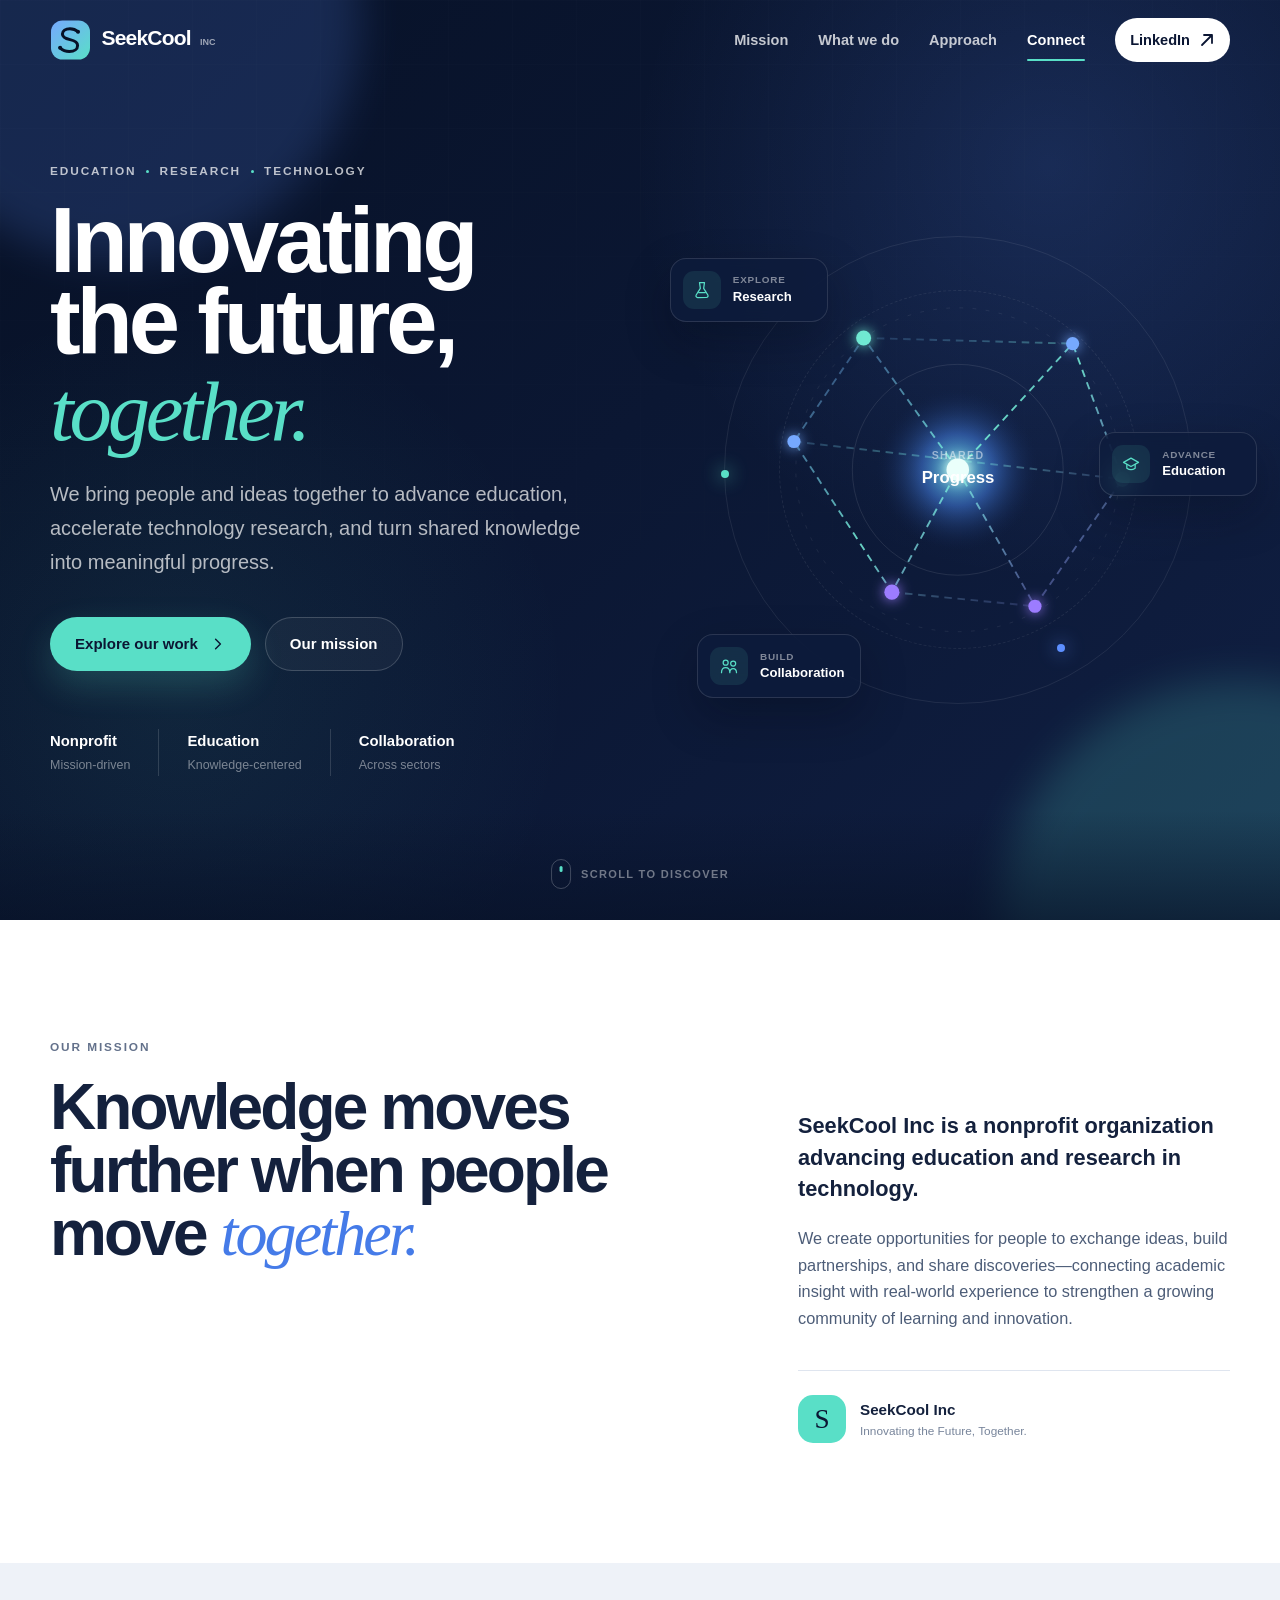
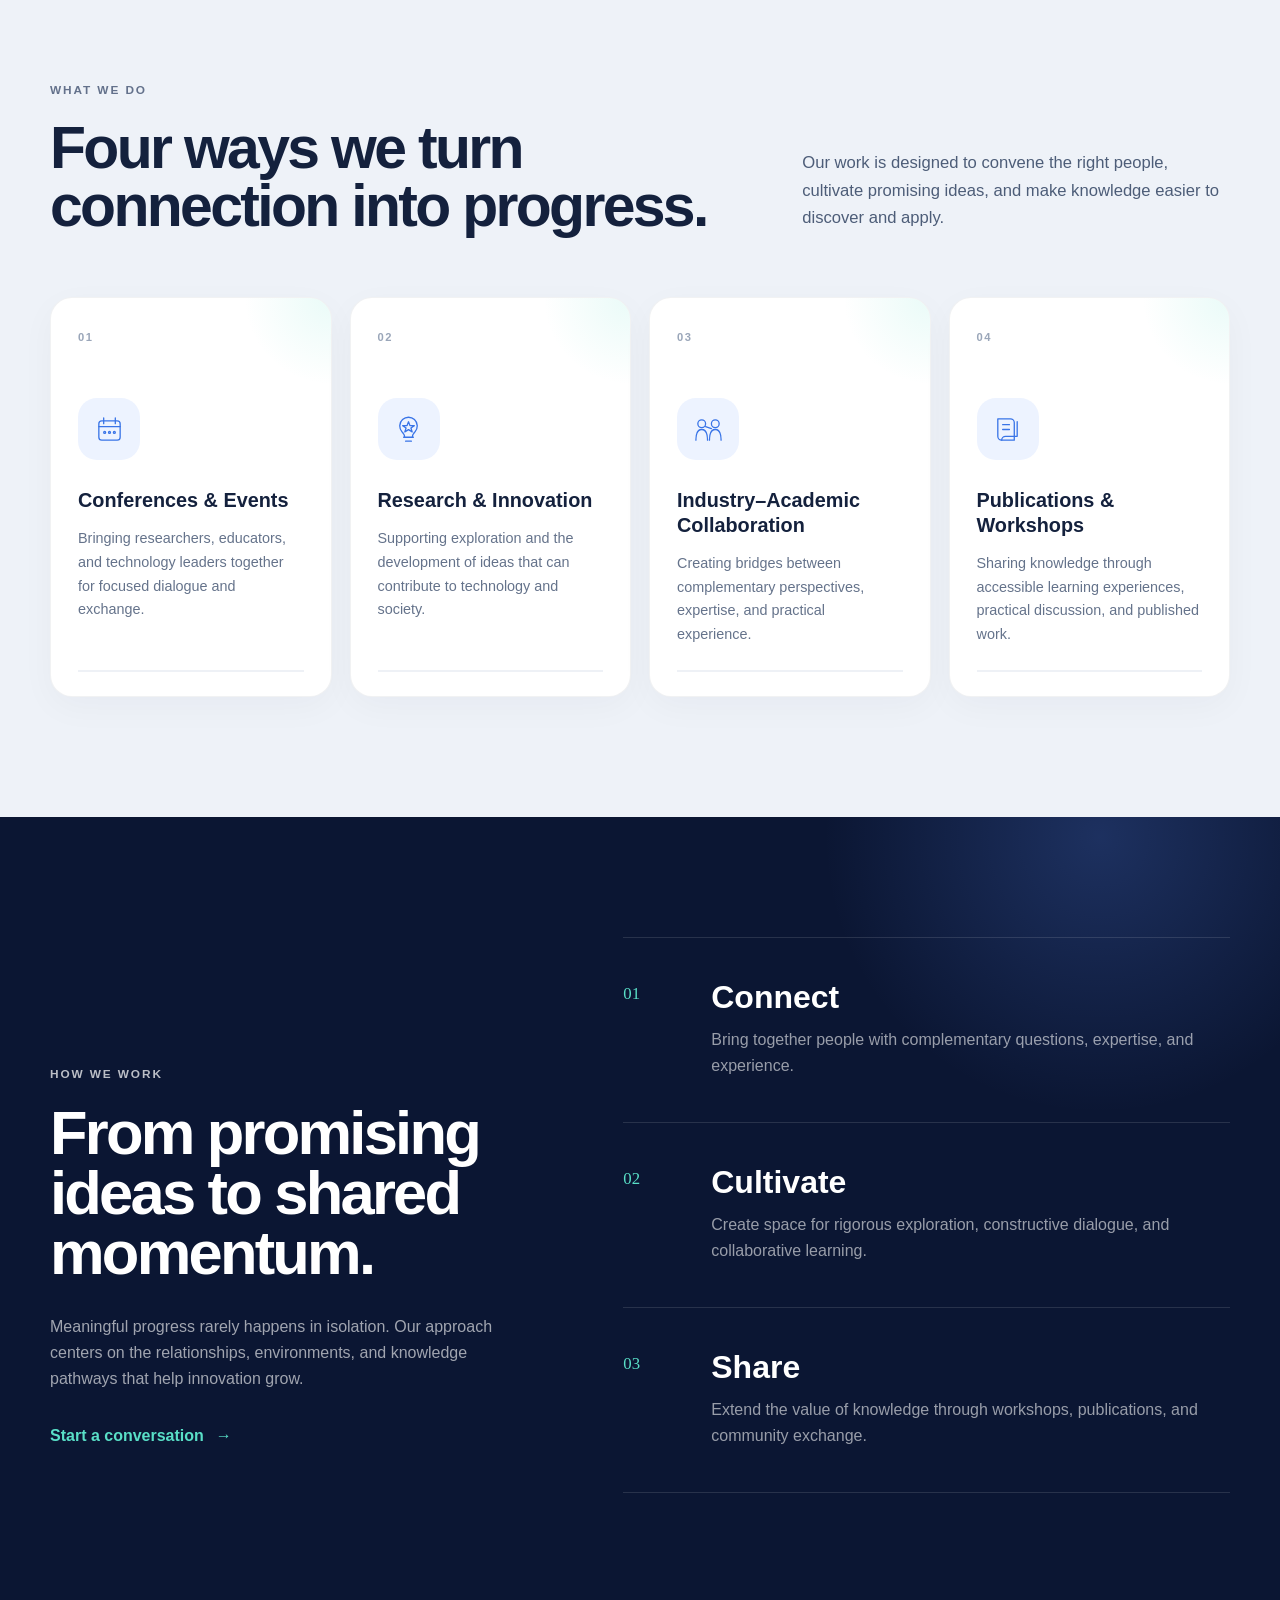
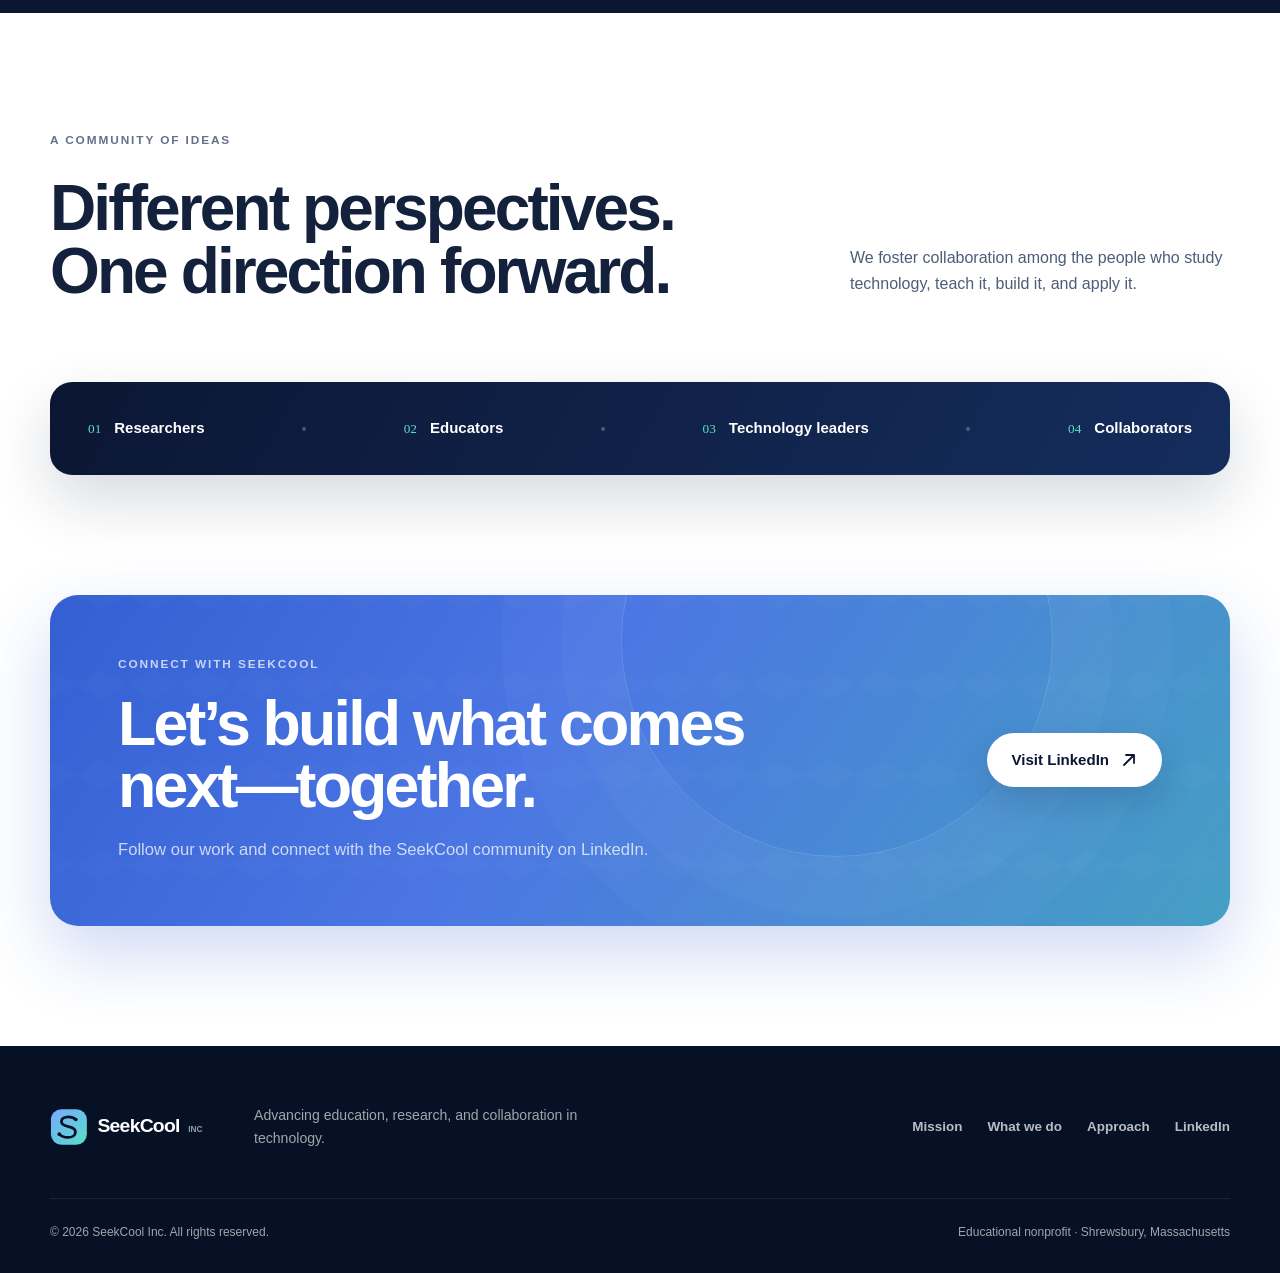
<file: index.html>
<!doctype html>
<html lang="en">
<head>
  <meta charset="utf-8">
  <meta name="viewport" content="width=device-width, initial-scale=1">
  <meta name="theme-color" content="#0b1633">
  <meta name="description" content="SeekCool Inc advances education and technology research through conferences, innovation, industry-academic collaboration, publications, and workshops.">
  <meta name="robots" content="index, follow">

  <title>SeekCool Inc | Innovating the Future, Together</title>
  <link rel="canonical" href="https://seekcool.org/">
  <link rel="icon" href="assets/favicon.svg" type="image/svg+xml">
  <link rel="manifest" href="site.webmanifest">
  <link rel="stylesheet" href="assets/styles.css">

  <meta property="og:type" content="website">
  <meta property="og:title" content="SeekCool Inc | Innovating the Future, Together">
  <meta property="og:description" content="Advancing education and research in technology by convening people, supporting innovation, and sharing knowledge.">
  <meta property="og:url" content="https://seekcool.org/">
  <meta property="og:image" content="https://seekcool.org/assets/og-image.png">
  <meta property="og:image:width" content="1200">
  <meta property="og:image:height" content="630">
  <meta property="og:site_name" content="SeekCool Inc">

  <meta name="twitter:card" content="summary_large_image">
  <meta name="twitter:title" content="SeekCool Inc | Innovating the Future, Together">
  <meta name="twitter:description" content="Advancing education, research, and collaboration in technology.">
  <meta name="twitter:image" content="https://seekcool.org/assets/og-image.png">

  <script type="application/ld+json">
  {
    "@context": "https://schema.org",
    "@type": "NonprofitOrganization",
    "name": "SeekCool Inc",
    "url": "https://seekcool.org/",
    "logo": "https://seekcool.org/assets/logo.svg",
    "slogan": "Innovating the Future, Together.",
    "description": "SeekCool Inc advances education and research in technology through conferences, innovation support, industry-academic collaboration, publications, and workshops.",
    "taxID": "33-3765687",
    "address": {
      "@type": "PostalAddress",
      "addressLocality": "Shrewsbury",
      "addressRegion": "MA",
      "addressCountry": "US"
    },
    "sameAs": [
      "https://www.linkedin.com/company/seekcool-inc/"
    ]
  }
  </script>
</head>
<body>
  <a class="skip-link" href="#main-content">Skip to main content</a>

  <header class="site-header" data-header>
    <div class="container header-inner">
      <a class="brand" href="#top" aria-label="SeekCool home">
        <img src="assets/logo.svg" width="178" height="44" alt="SeekCool Inc">
      </a>

      <button class="nav-toggle" type="button" aria-expanded="false" aria-controls="site-nav" aria-label="Open navigation" data-nav-toggle>
        <span></span>
        <span></span>
        <span></span>
      </button>

      <nav class="site-nav" id="site-nav" aria-label="Primary navigation" data-nav>
        <a href="#mission">Mission</a>
        <a href="#work">What we do</a>
        <a href="#approach">Approach</a>
        <a href="#connect">Connect</a>
        <a class="nav-cta" href="https://www.linkedin.com/company/seekcool-inc/" target="_blank" rel="noopener noreferrer">
          LinkedIn
          <svg aria-hidden="true" viewBox="0 0 16 16"><path d="M5 3h8v8M13 3 3 13"/></svg>
        </a>
      </nav>
    </div>
  </header>

  <main id="main-content">
    <section class="hero" id="top" aria-labelledby="hero-title">
      <div class="hero-grid" aria-hidden="true"></div>
      <div class="hero-glow hero-glow-one" aria-hidden="true"></div>
      <div class="hero-glow hero-glow-two" aria-hidden="true"></div>

      <div class="container hero-layout">
        <div class="hero-copy">
          <p class="eyebrow reveal">Education <span></span> Research <span></span> Technology</p>
          <h1 id="hero-title" class="reveal">Innovating the future, <em>together.</em></h1>
          <p class="hero-lead reveal">We bring people and ideas together to advance education, accelerate technology research, and turn shared knowledge into meaningful progress.</p>

          <div class="hero-actions reveal">
            <a class="button button-primary" href="#work">
              Explore our work
              <svg aria-hidden="true" viewBox="0 0 20 20"><path d="m7 4 6 6-6 6"/></svg>
            </a>
            <a class="button button-ghost" href="#mission">Our mission</a>
          </div>

          <div class="hero-proof reveal" aria-label="Organization highlights">
            <div>
              <strong>Nonprofit</strong>
              <span>Mission-driven</span>
            </div>
            <div>
              <strong>Education</strong>
              <span>Knowledge-centered</span>
            </div>
            <div>
              <strong>Collaboration</strong>
              <span>Across sectors</span>
            </div>
          </div>
        </div>

        <div class="hero-visual reveal" aria-label="An abstract network connecting education, research, and industry">
          <div class="visual-orbit visual-orbit-one"></div>
          <div class="visual-orbit visual-orbit-two"></div>
          <div class="visual-core">
            <svg viewBox="0 0 520 520" role="img" aria-labelledby="network-title network-desc">
              <title id="network-title">A collaborative innovation network</title>
              <desc id="network-desc">Connected nodes represent education, research, ideas, and industry working together.</desc>
              <defs>
                <linearGradient id="lineGradient" x1="0" y1="0" x2="1" y2="1">
                  <stop offset="0" stop-color="#76a9ff" stop-opacity=".2"/>
                  <stop offset=".48" stop-color="#71ead3" stop-opacity=".9"/>
                  <stop offset="1" stop-color="#9c7cff" stop-opacity=".2"/>
                </linearGradient>
                <radialGradient id="coreGradient">
                  <stop offset="0" stop-color="#71ead3" stop-opacity=".95"/>
                  <stop offset=".45" stop-color="#4d90ff" stop-opacity=".45"/>
                  <stop offset="1" stop-color="#122653" stop-opacity="0"/>
                </radialGradient>
                <filter id="softGlow" x="-100%" y="-100%" width="300%" height="300%">
                  <feGaussianBlur stdDeviation="7" result="blur"/>
                  <feMerge><feMergeNode in="blur"/><feMergeNode in="SourceGraphic"/></feMerge>
                </filter>
              </defs>

              <circle cx="260" cy="260" r="172" fill="none" stroke="rgba(255,255,255,.08)" stroke-width="1" stroke-dasharray="4 10"/>
              <circle cx="260" cy="260" r="112" fill="none" stroke="rgba(255,255,255,.1)" stroke-width="1"/>
              <circle cx="260" cy="260" r="86" fill="url(#coreGradient)"/>

              <g class="network-lines" fill="none" stroke="url(#lineGradient)" stroke-width="2">
                <path d="M260 260 160 120 86 230 190 390 260 260 382 126 435 270 342 405 260 260"/>
                <path d="M160 120 382 126M86 230 435 270M190 390 342 405" opacity=".48"/>
              </g>

              <g class="network-node" filter="url(#softGlow)">
                <circle cx="260" cy="260" r="12" fill="#eafffb"/>
                <circle cx="160" cy="120" r="8" fill="#71ead3"/>
                <circle cx="86" cy="230" r="7" fill="#76a9ff"/>
                <circle cx="190" cy="390" r="8" fill="#9c7cff"/>
                <circle cx="382" cy="126" r="7" fill="#76a9ff"/>
                <circle cx="435" cy="270" r="8" fill="#71ead3"/>
                <circle cx="342" cy="405" r="7" fill="#9c7cff"/>
              </g>
            </svg>
            <div class="core-label">
              <span>Shared</span>
              <strong>Progress</strong>
            </div>
          </div>

          <div class="floating-card card-research">
            <span class="floating-icon">
              <svg aria-hidden="true" viewBox="0 0 24 24"><path d="M10 3h4M9 3h6l-1 7 5 8a2 2 0 0 1-1.7 3H6.7A2 2 0 0 1 5 18l5-8-1-7Z"/><path d="M8 15h8"/></svg>
            </span>
            <span><small>Explore</small>Research</span>
          </div>
          <div class="floating-card card-education">
            <span class="floating-icon">
              <svg aria-hidden="true" viewBox="0 0 24 24"><path d="m3 10 9-5 9 5-9 5-9-5Z"/><path d="M7 12.5V17c3 2 7 2 10 0v-4.5"/></svg>
            </span>
            <span><small>Advance</small>Education</span>
          </div>
          <div class="floating-card card-collaboration">
            <span class="floating-icon">
              <svg aria-hidden="true" viewBox="0 0 24 24"><circle cx="8" cy="8" r="3"/><circle cx="17" cy="9" r="3"/><path d="M3 20c0-4 2-6 5-6s5 2 5 6M13 20c0-3 1.5-5 4-5s4 2 4 5"/></svg>
            </span>
            <span><small>Build</small>Collaboration</span>
          </div>
        </div>
      </div>

      <a class="scroll-cue" href="#mission" aria-label="Scroll to mission">
        <span></span>
        Scroll to discover
      </a>
    </section>

    <section class="mission section" id="mission" aria-labelledby="mission-title">
      <div class="container mission-layout">
        <div class="section-heading reveal">
          <p class="eyebrow eyebrow-dark">Our mission</p>
          <h2 id="mission-title">Knowledge moves further when people move <em>together.</em></h2>
        </div>

        <div class="mission-content reveal">
          <p class="mission-lead">SeekCool Inc is a nonprofit organization advancing education and research in technology.</p>
          <p>We create opportunities for people to exchange ideas, build partnerships, and share discoveries—connecting academic insight with real-world experience to strengthen a growing community of learning and innovation.</p>
          <div class="mission-signature">
            <span class="signature-mark" aria-hidden="true">S</span>
            <span><strong>SeekCool Inc</strong><small>Innovating the Future, Together.</small></span>
          </div>
        </div>
      </div>
    </section>

    <section class="work section" id="work" aria-labelledby="work-title">
      <div class="container">
        <div class="section-intro reveal">
          <div>
            <p class="eyebrow eyebrow-dark">What we do</p>
            <h2 id="work-title">Four ways we turn connection into progress.</h2>
          </div>
          <p>Our work is designed to convene the right people, cultivate promising ideas, and make knowledge easier to discover and apply.</p>
        </div>

        <div class="work-grid">
          <article class="work-card reveal">
            <div class="card-number">01</div>
            <div class="work-icon">
              <svg aria-hidden="true" viewBox="0 0 32 32"><rect x="5" y="7" width="22" height="20" rx="3"/><path d="M10 4v6M22 4v6M5 13h22"/><circle cx="11" cy="19" r="1"/><circle cx="16" cy="19" r="1"/><circle cx="21" cy="19" r="1"/></svg>
            </div>
            <h3>Conferences &amp; Events</h3>
            <p>Bringing researchers, educators, and technology leaders together for focused dialogue and exchange.</p>
            <span class="card-line"></span>
          </article>

          <article class="work-card reveal">
            <div class="card-number">02</div>
            <div class="work-icon">
              <svg aria-hidden="true" viewBox="0 0 32 32"><path d="M11 24h10M13 28h6M9 18a9 9 0 1 1 14 0c-2 2-3 4-3 6h-8c0-2-1-4-3-6Z"/><path d="m16 8 1.5 4H22l-3.5 2.5 1.3 4-3.8-2.4-3.8 2.4 1.3-4L10 12h4.5L16 8Z"/></svg>
            </div>
            <h3>Research &amp; Innovation</h3>
            <p>Supporting exploration and the development of ideas that can contribute to technology and society.</p>
            <span class="card-line"></span>
          </article>

          <article class="work-card reveal">
            <div class="card-number">03</div>
            <div class="work-icon">
              <svg aria-hidden="true" viewBox="0 0 32 32"><circle cx="9" cy="10" r="4"/><circle cx="23" cy="10" r="4"/><path d="M3 27c0-7 2-11 6-11s6 4 6 11M17 27c0-7 2-11 6-11s6 4 6 11M13 13l6 2"/></svg>
            </div>
            <h3>Industry–Academic Collaboration</h3>
            <p>Creating bridges between complementary perspectives, expertise, and practical experience.</p>
            <span class="card-line"></span>
          </article>

          <article class="work-card reveal">
            <div class="card-number">04</div>
            <div class="work-icon">
              <svg aria-hidden="true" viewBox="0 0 32 32"><path d="M6 5h13a4 4 0 0 1 4 4v18H10a4 4 0 0 1-4-4V5Z"/><path d="M10 27a4 4 0 0 1 4-4h12V8M11 11h7M11 16h7"/></svg>
            </div>
            <h3>Publications &amp; Workshops</h3>
            <p>Sharing knowledge through accessible learning experiences, practical discussion, and published work.</p>
            <span class="card-line"></span>
          </article>
        </div>
      </div>
    </section>

    <section class="approach section" id="approach" aria-labelledby="approach-title">
      <div class="approach-glow" aria-hidden="true"></div>
      <div class="container approach-layout">
        <div class="approach-copy reveal">
          <p class="eyebrow">How we work</p>
          <h2 id="approach-title">From promising ideas to shared momentum.</h2>
          <p>Meaningful progress rarely happens in isolation. Our approach centers on the relationships, environments, and knowledge pathways that help innovation grow.</p>
          <a class="text-link" href="#connect">Start a conversation <span aria-hidden="true">→</span></a>
        </div>

        <ol class="approach-steps">
          <li class="reveal">
            <span class="step-number">01</span>
            <div>
              <h3>Connect</h3>
              <p>Bring together people with complementary questions, expertise, and experience.</p>
            </div>
          </li>
          <li class="reveal">
            <span class="step-number">02</span>
            <div>
              <h3>Cultivate</h3>
              <p>Create space for rigorous exploration, constructive dialogue, and collaborative learning.</p>
            </div>
          </li>
          <li class="reveal">
            <span class="step-number">03</span>
            <div>
              <h3>Share</h3>
              <p>Extend the value of knowledge through workshops, publications, and community exchange.</p>
            </div>
          </li>
        </ol>
      </div>
    </section>

    <section class="community section" aria-labelledby="community-title">
      <div class="container">
        <div class="community-heading reveal">
          <p class="eyebrow eyebrow-dark">A community of ideas</p>
          <h2 id="community-title">Different perspectives.<br>One direction forward.</h2>
          <p>We foster collaboration among the people who study technology, teach it, build it, and apply it.</p>
        </div>

        <div class="community-band reveal" aria-label="SeekCool community">
          <div><span>01</span><strong>Researchers</strong></div>
          <i aria-hidden="true"></i>
          <div><span>02</span><strong>Educators</strong></div>
          <i aria-hidden="true"></i>
          <div><span>03</span><strong>Technology leaders</strong></div>
          <i aria-hidden="true"></i>
          <div><span>04</span><strong>Collaborators</strong></div>
        </div>
      </div>
    </section>

    <section class="connect section" id="connect" aria-labelledby="connect-title">
      <div class="container connect-card reveal">
        <div class="connect-pattern" aria-hidden="true"></div>
        <div class="connect-copy">
          <p class="eyebrow">Connect with SeekCool</p>
          <h2 id="connect-title">Let’s build what comes next—together.</h2>
          <p>Follow our work and connect with the SeekCool community on LinkedIn.</p>
        </div>
        <a class="button button-light" href="https://www.linkedin.com/company/seekcool-inc/" target="_blank" rel="noopener noreferrer">
          Visit LinkedIn
          <svg aria-hidden="true" viewBox="0 0 16 16"><path d="M5 3h8v8M13 3 3 13"/></svg>
        </a>
      </div>
    </section>
  </main>

  <footer class="site-footer">
    <div class="container footer-top">
      <a class="brand brand-footer" href="#top" aria-label="SeekCool home">
        <img src="assets/logo.svg" width="178" height="44" alt="SeekCool Inc">
      </a>
      <p>Advancing education, research, and collaboration in technology.</p>
      <nav aria-label="Footer navigation">
        <a href="#mission">Mission</a>
        <a href="#work">What we do</a>
        <a href="#approach">Approach</a>
        <a href="https://www.linkedin.com/company/seekcool-inc/" target="_blank" rel="noopener noreferrer">LinkedIn</a>
      </nav>
    </div>
    <div class="container footer-bottom">
      <span>© <span data-year></span> SeekCool Inc. All rights reserved.</span>
      <span>Educational nonprofit · Shrewsbury, Massachusetts</span>
    </div>
  </footer>

  <script src="assets/script.js" defer></script>
</body>
</html>
</file>
<file: assets/styles.css>
:root {
  --ink: #14213d;
  --ink-soft: #4d5d78;
  --navy: #0b1633;
  --navy-2: #101f43;
  --blue: #5d8fff;
  --teal: #59dfc7;
  --violet: #9c7cff;
  --paper: #f5f7fb;
  --white: #ffffff;
  --line: #dfe5ef;
  --card: #ffffff;
  --shadow: 0 24px 70px rgba(15, 33, 67, .12);
  --radius: 28px;
  --container: 1180px;
  --font-sans: Inter, ui-sans-serif, -apple-system, BlinkMacSystemFont, "Segoe UI", Helvetica, Arial, sans-serif;
  --font-display: Georgia, "Times New Roman", serif;
}

* {
  box-sizing: border-box;
}

html {
  scroll-behavior: smooth;
  scroll-padding-top: 88px;
}

body {
  margin: 0;
  min-width: 320px;
  color: var(--ink);
  background: var(--paper);
  font-family: var(--font-sans);
  font-size: 16px;
  line-height: 1.65;
  -webkit-font-smoothing: antialiased;
  text-rendering: optimizeLegibility;
}

body.nav-open {
  overflow: hidden;
}

img,
svg {
  display: block;
}

a {
  color: inherit;
  text-decoration: none;
}

button,
a {
  -webkit-tap-highlight-color: transparent;
}

button,
input,
textarea,
select {
  font: inherit;
}

:focus-visible {
  outline: 3px solid var(--teal);
  outline-offset: 4px;
}

::selection {
  color: var(--navy);
  background: var(--teal);
}

.skip-link {
  position: fixed;
  top: 12px;
  left: 12px;
  z-index: 2000;
  padding: 10px 16px;
  color: var(--navy);
  background: var(--white);
  border-radius: 10px;
  transform: translateY(-150%);
  transition: transform .2s ease;
}

.skip-link:focus {
  transform: translateY(0);
}

.container {
  width: min(calc(100% - 48px), var(--container));
  margin-inline: auto;
}

.section {
  position: relative;
  padding: 120px 0;
}

.eyebrow {
  display: flex;
  align-items: center;
  gap: 10px;
  margin: 0 0 22px;
  color: rgba(255, 255, 255, .72);
  font-size: .74rem;
  font-weight: 700;
  letter-spacing: .16em;
  line-height: 1.2;
  text-transform: uppercase;
}

.eyebrow span {
  width: 3px;
  height: 3px;
  background: var(--teal);
  border-radius: 50%;
}

.eyebrow-dark {
  color: #63718b;
}

h1,
h2,
h3,
p {
  margin-top: 0;
}

h1,
h2 {
  letter-spacing: -.045em;
}

h1 em,
h2 em {
  color: var(--teal);
  font-family: var(--font-display);
  font-weight: 400;
}

h2 {
  margin-bottom: 0;
  color: var(--ink);
  font-size: clamp(2.6rem, 5vw, 4.8rem);
  font-weight: 700;
  line-height: .98;
}

.site-header {
  position: fixed;
  top: 0;
  right: 0;
  left: 0;
  z-index: 1000;
  padding: 18px 0;
  color: var(--white);
  border-bottom: 1px solid transparent;
  transition: padding .3s ease, background .3s ease, border-color .3s ease, box-shadow .3s ease;
}

.site-header.is-scrolled {
  padding: 11px 0;
  background: rgba(8, 17, 39, .9);
  border-color: rgba(255, 255, 255, .08);
  box-shadow: 0 10px 35px rgba(1, 7, 19, .2);
  -webkit-backdrop-filter: blur(18px);
  backdrop-filter: blur(18px);
}

.header-inner {
  display: flex;
  align-items: center;
  justify-content: space-between;
  gap: 30px;
}

.brand {
  position: relative;
  z-index: 2;
  flex: 0 0 auto;
}

.brand img {
  width: 178px;
  height: auto;
}

.site-nav {
  display: flex;
  align-items: center;
  gap: 30px;
  color: rgba(255, 255, 255, .76);
  font-size: .91rem;
  font-weight: 600;
}

.site-nav > a:not(.nav-cta) {
  position: relative;
  transition: color .2s ease;
}

.site-nav > a:not(.nav-cta)::after {
  position: absolute;
  right: 0;
  bottom: -9px;
  left: 0;
  height: 2px;
  content: "";
  background: var(--teal);
  border-radius: 3px;
  transform: scaleX(0);
  transform-origin: right;
  transition: transform .25s ease;
}

.site-nav > a:hover,
.site-nav > a.is-active {
  color: var(--white);
}

.site-nav > a:hover::after,
.site-nav > a.is-active::after {
  transform: scaleX(1);
  transform-origin: left;
}

.nav-cta {
  display: inline-flex;
  align-items: center;
  gap: 9px;
  padding: 10px 15px;
  color: var(--navy);
  background: var(--white);
  border-radius: 999px;
  transition: transform .2s ease, background .2s ease;
}

.nav-cta:hover {
  background: var(--teal);
  transform: translateY(-2px);
}

.nav-cta svg,
.button svg {
  width: 16px;
  height: 16px;
  fill: none;
  stroke: currentColor;
  stroke-linecap: round;
  stroke-linejoin: round;
  stroke-width: 1.8;
}

.nav-toggle {
  display: none;
  width: 46px;
  height: 46px;
  padding: 0;
  background: rgba(255, 255, 255, .08);
  border: 1px solid rgba(255, 255, 255, .14);
  border-radius: 50%;
  cursor: pointer;
}

.nav-toggle span {
  display: block;
  width: 18px;
  height: 1.5px;
  margin: 4px auto;
  background: var(--white);
  transition: transform .25s ease, opacity .25s ease;
}

.hero {
  position: relative;
  display: grid;
  min-height: 920px;
  overflow: hidden;
  color: var(--white);
  background:
    radial-gradient(circle at 82% 18%, rgba(93, 143, 255, .16), transparent 32%),
    radial-gradient(circle at 14% 75%, rgba(89, 223, 199, .08), transparent 30%),
    linear-gradient(135deg, #071126 0%, #0b1733 48%, #101f43 100%);
  place-items: center;
}

.hero-grid {
  position: absolute;
  inset: 0;
  opacity: .18;
  background-image:
    linear-gradient(rgba(255, 255, 255, .06) 1px, transparent 1px),
    linear-gradient(90deg, rgba(255, 255, 255, .06) 1px, transparent 1px);
  background-size: 64px 64px;
  -webkit-mask-image: linear-gradient(to bottom, black 5%, transparent 90%);
  mask-image: linear-gradient(to bottom, black 5%, transparent 90%);
}

.hero::after {
  position: absolute;
  right: 0;
  bottom: -1px;
  left: 0;
  height: 110px;
  content: "";
  background: linear-gradient(to bottom, transparent, rgba(7, 17, 38, .65));
  pointer-events: none;
}

.hero-glow {
  position: absolute;
  width: 480px;
  height: 480px;
  filter: blur(20px);
  border-radius: 50%;
  opacity: .18;
}

.hero-glow-one {
  top: -220px;
  left: -120px;
  background: var(--blue);
}

.hero-glow-two {
  right: -200px;
  bottom: -240px;
  background: var(--teal);
}

.hero-layout {
  position: relative;
  z-index: 2;
  display: grid;
  align-items: center;
  gap: 70px;
  grid-template-columns: 1.02fr .98fr;
  padding-top: 96px;
  padding-bottom: 76px;
}

.hero-copy {
  max-width: 660px;
}

.hero h1 {
  max-width: 680px;
  margin-bottom: 28px;
  color: var(--white);
  font-size: clamp(4rem, 7.2vw, 7.1rem);
  font-weight: 700;
  line-height: .88;
}

.hero h1 em {
  display: block;
  margin-top: 12px;
  font-size: .92em;
}

.hero-lead {
  max-width: 610px;
  margin-bottom: 38px;
  color: rgba(255, 255, 255, .7);
  font-size: clamp(1.05rem, 1.7vw, 1.25rem);
  line-height: 1.7;
}

.hero-actions {
  display: flex;
  flex-wrap: wrap;
  gap: 14px;
}

.button {
  display: inline-flex;
  align-items: center;
  justify-content: center;
  gap: 12px;
  min-height: 54px;
  padding: 0 24px;
  border: 1px solid transparent;
  border-radius: 999px;
  font-size: .94rem;
  font-weight: 700;
  transition: transform .2s ease, box-shadow .2s ease, background .2s ease, border-color .2s ease;
}

.button:hover {
  transform: translateY(-3px);
}

.button-primary {
  color: var(--navy);
  background: var(--teal);
  box-shadow: 0 14px 35px rgba(89, 223, 199, .2);
}

.button-primary:hover {
  box-shadow: 0 18px 45px rgba(89, 223, 199, .28);
}

.button-ghost {
  color: var(--white);
  background: rgba(255, 255, 255, .04);
  border-color: rgba(255, 255, 255, .18);
}

.button-ghost:hover {
  background: rgba(255, 255, 255, .09);
  border-color: rgba(255, 255, 255, .32);
}

.hero-proof {
  display: flex;
  gap: 0;
  margin-top: 58px;
}

.hero-proof div {
  padding: 0 28px;
  border-left: 1px solid rgba(255, 255, 255, .14);
}

.hero-proof div:first-child {
  padding-left: 0;
  border-left: 0;
}

.hero-proof strong,
.hero-proof span {
  display: block;
}

.hero-proof strong {
  margin-bottom: 2px;
  color: var(--white);
  font-size: .93rem;
}

.hero-proof span {
  color: rgba(255, 255, 255, .45);
  font-size: .78rem;
}

.hero-visual {
  position: relative;
  width: min(100%, 560px);
  aspect-ratio: 1;
  justify-self: end;
}

.visual-core {
  position: absolute;
  inset: 5%;
  display: grid;
  place-items: center;
}

.visual-core svg {
  width: 100%;
  height: 100%;
}

.visual-orbit {
  position: absolute;
  border: 1px solid rgba(255, 255, 255, .08);
  border-radius: 50%;
}

.visual-orbit::before {
  position: absolute;
  top: 50%;
  left: -4px;
  width: 8px;
  height: 8px;
  content: "";
  background: var(--teal);
  border-radius: 50%;
  box-shadow: 0 0 18px var(--teal);
}

.visual-orbit-one {
  inset: 7%;
  animation: rotate 24s linear infinite;
}

.visual-orbit-two {
  inset: 17%;
  border-style: dashed;
  animation: rotate-reverse 19s linear infinite;
}

.visual-orbit-two::before {
  top: auto;
  right: 20%;
  bottom: -4px;
  left: auto;
  background: var(--blue);
  box-shadow: 0 0 18px var(--blue);
}

.network-lines path {
  stroke-dasharray: 8 6;
  animation: dash 18s linear infinite;
}

.network-node circle {
  transform-box: fill-box;
  transform-origin: center;
  animation: pulse 3.4s ease-in-out infinite;
}

.network-node circle:nth-child(2n) {
  animation-delay: -1.3s;
}

.network-node circle:nth-child(3n) {
  animation-delay: -2.1s;
}

.core-label {
  position: absolute;
  top: 50%;
  left: 50%;
  text-align: center;
  transform: translate(-50%, -50%);
}

.core-label span,
.core-label strong {
  display: block;
}

.core-label span {
  color: rgba(255, 255, 255, .5);
  font-size: .66rem;
  font-weight: 700;
  letter-spacing: .13em;
  text-transform: uppercase;
}

.core-label strong {
  color: var(--white);
  font-size: 1.05rem;
}

.floating-card {
  position: absolute;
  display: flex;
  align-items: center;
  gap: 12px;
  min-width: 158px;
  padding: 12px 16px 12px 12px;
  color: var(--white);
  background: rgba(13, 28, 60, .78);
  border: 1px solid rgba(255, 255, 255, .12);
  border-radius: 16px;
  box-shadow: 0 18px 45px rgba(1, 7, 19, .28);
  -webkit-backdrop-filter: blur(14px);
  backdrop-filter: blur(14px);
  animation: float 6s ease-in-out infinite;
}

.floating-card span:last-child {
  font-size: .82rem;
  font-weight: 700;
  line-height: 1.25;
}

.floating-card small {
  display: block;
  margin-bottom: 2px;
  color: rgba(255, 255, 255, .48);
  font-size: .62rem;
  font-weight: 600;
  letter-spacing: .08em;
  text-transform: uppercase;
}

.floating-icon {
  display: grid;
  flex: 0 0 38px;
  width: 38px;
  height: 38px;
  color: var(--teal);
  background: rgba(89, 223, 199, .1);
  border-radius: 11px;
  place-items: center;
}

.floating-icon svg {
  width: 20px;
  height: 20px;
  fill: none;
  stroke: currentColor;
  stroke-linecap: round;
  stroke-linejoin: round;
  stroke-width: 1.5;
}

.card-research {
  top: 11%;
  left: -3%;
}

.card-education {
  top: 43%;
  right: -5%;
  animation-delay: -2s;
}

.card-collaboration {
  bottom: 8%;
  left: 2%;
  animation-delay: -4s;
}

.scroll-cue {
  position: absolute;
  bottom: 31px;
  left: 50%;
  z-index: 3;
  display: flex;
  align-items: center;
  gap: 10px;
  color: rgba(255, 255, 255, .42);
  font-size: .69rem;
  font-weight: 700;
  letter-spacing: .12em;
  text-transform: uppercase;
  transform: translateX(-50%);
}

.scroll-cue span {
  position: relative;
  width: 20px;
  height: 30px;
  border: 1px solid rgba(255, 255, 255, .22);
  border-radius: 20px;
}

.scroll-cue span::after {
  position: absolute;
  top: 6px;
  left: 50%;
  width: 3px;
  height: 6px;
  content: "";
  background: var(--teal);
  border-radius: 3px;
  transform: translateX(-50%);
  animation: scroll-dot 1.8s ease-in-out infinite;
}

.mission {
  background: var(--white);
}

.mission-layout {
  display: grid;
  gap: 100px;
  grid-template-columns: 1.08fr .72fr;
}

.mission h2 {
  max-width: 760px;
}

.mission h2 em {
  color: #457be8;
}

.mission-content {
  align-self: end;
  max-width: 510px;
  padding-top: 70px;
}

.mission-content > p {
  color: var(--ink-soft);
  font-size: 1.02rem;
}

.mission-content .mission-lead {
  margin-bottom: 20px;
  color: var(--ink);
  font-size: 1.36rem;
  font-weight: 650;
  line-height: 1.45;
}

.mission-signature {
  display: flex;
  align-items: center;
  gap: 14px;
  margin-top: 38px;
  padding-top: 24px;
  border-top: 1px solid var(--line);
}

.signature-mark {
  display: grid;
  width: 48px;
  height: 48px;
  color: var(--navy);
  background: var(--teal);
  border-radius: 15px;
  font-family: var(--font-display);
  font-size: 1.7rem;
  place-items: center;
}

.mission-signature strong,
.mission-signature small {
  display: block;
}

.mission-signature strong {
  font-size: .95rem;
}

.mission-signature small {
  color: #78859b;
  font-size: .74rem;
}

.work {
  background: #eef2f8;
}

.section-intro {
  display: grid;
  align-items: end;
  gap: 80px;
  grid-template-columns: 1.1fr .7fr;
  margin-bottom: 62px;
}

.section-intro h2 {
  max-width: 790px;
  font-size: clamp(2.7rem, 4.6vw, 4.55rem);
}

.section-intro > p {
  max-width: 450px;
  margin-bottom: 3px;
  color: var(--ink-soft);
  font-size: 1.04rem;
}

.work-grid {
  display: grid;
  gap: 18px;
  grid-template-columns: repeat(4, 1fr);
}

.work-card {
  position: relative;
  min-height: 400px;
  overflow: hidden;
  padding: 30px 27px;
  background: var(--card);
  border: 1px solid rgba(20, 33, 61, .06);
  border-radius: 22px;
  box-shadow: 0 10px 35px rgba(20, 33, 61, .035);
  transition: transform .3s ease, box-shadow .3s ease, border-color .3s ease;
}

.work-card::before {
  position: absolute;
  top: -90px;
  right: -90px;
  width: 180px;
  height: 180px;
  content: "";
  background: radial-gradient(circle, rgba(89, 223, 199, .13), transparent 68%);
  border-radius: 50%;
  transition: transform .4s ease;
}

.work-card:hover {
  border-color: rgba(69, 123, 232, .2);
  box-shadow: var(--shadow);
  transform: translateY(-8px);
}

.work-card:hover::before {
  transform: scale(1.4);
}

.card-number {
  color: #9aa6b9;
  font-size: .7rem;
  font-weight: 800;
  letter-spacing: .13em;
}

.work-icon {
  display: grid;
  width: 62px;
  height: 62px;
  margin: 52px 0 28px;
  color: #3974e7;
  background: #edf3ff;
  border-radius: 19px;
  place-items: center;
  transition: color .25s ease, background .25s ease;
}

.work-card:hover .work-icon {
  color: var(--navy);
  background: var(--teal);
}

.work-icon svg {
  width: 31px;
  height: 31px;
  fill: none;
  stroke: currentColor;
  stroke-linecap: round;
  stroke-linejoin: round;
  stroke-width: 1.35;
}

.work-card h3 {
  margin-bottom: 14px;
  color: var(--ink);
  font-size: 1.24rem;
  line-height: 1.25;
}

.work-card p {
  margin-bottom: 0;
  color: #65738b;
  font-size: .9rem;
  line-height: 1.65;
}

.card-line {
  position: absolute;
  right: 27px;
  bottom: 24px;
  left: 27px;
  height: 2px;
  overflow: hidden;
  background: #eef1f6;
}

.card-line::after {
  display: block;
  width: 42%;
  height: 100%;
  content: "";
  background: linear-gradient(90deg, var(--blue), var(--teal));
  transform: translateX(-105%);
  transition: transform .35s ease;
}

.work-card:hover .card-line::after {
  transform: translateX(0);
}

.approach {
  overflow: hidden;
  color: var(--white);
  background: var(--navy);
}

.approach::before {
  position: absolute;
  inset: 0;
  content: "";
  opacity: .24;
  background-image: radial-gradient(rgba(255, 255, 255, .15) .7px, transparent .7px);
  background-size: 18px 18px;
  -webkit-mask-image: linear-gradient(90deg, transparent, black 60%, transparent);
  mask-image: linear-gradient(90deg, transparent, black 60%, transparent);
}

.approach-glow {
  position: absolute;
  top: -280px;
  right: -120px;
  width: 600px;
  height: 600px;
  background: radial-gradient(circle, rgba(93, 143, 255, .22), transparent 65%);
}

.approach-layout {
  position: relative;
  display: grid;
  gap: 100px;
  grid-template-columns: .78fr 1fr;
}

.approach-copy {
  position: sticky;
  top: 130px;
  align-self: start;
}

.approach h2 {
  max-width: 550px;
  color: var(--white);
  font-size: clamp(2.8rem, 4.8vw, 4.8rem);
}

.approach-copy > p:not(.eyebrow) {
  max-width: 505px;
  margin: 30px 0;
  color: rgba(255, 255, 255, .61);
}

.text-link {
  display: inline-flex;
  gap: 12px;
  color: var(--teal);
  font-weight: 700;
}

.text-link span {
  transition: transform .2s ease;
}

.text-link:hover span {
  transform: translateX(5px);
}

.approach-steps {
  margin: 0;
  padding: 0;
  list-style: none;
}

.approach-steps li {
  display: grid;
  gap: 30px;
  grid-template-columns: 58px 1fr;
  padding: 42px 0;
  border-top: 1px solid rgba(255, 255, 255, .12);
}

.approach-steps li:last-child {
  border-bottom: 1px solid rgba(255, 255, 255, .12);
}

.step-number {
  color: var(--teal);
  font-family: var(--font-display);
  font-size: 1.05rem;
}

.approach-steps h3 {
  margin-bottom: 12px;
  color: var(--white);
  font-size: 2rem;
  line-height: 1.1;
}

.approach-steps p {
  max-width: 510px;
  margin-bottom: 0;
  color: rgba(255, 255, 255, .58);
}

.community {
  overflow: hidden;
  background: var(--white);
}

.community-heading {
  display: grid;
  align-items: end;
  gap: 40px;
  grid-template-columns: 1.2fr .6fr;
}

.community-heading .eyebrow {
  grid-column: 1 / -1;
  margin-bottom: -10px;
}

.community-heading h2 {
  font-size: clamp(2.9rem, 5vw, 5rem);
}

.community-heading > p:not(.eyebrow) {
  max-width: 430px;
  margin-bottom: 5px;
  color: var(--ink-soft);
}

.community-band {
  display: flex;
  align-items: center;
  justify-content: space-between;
  gap: 22px;
  margin-top: 80px;
  padding: 34px 38px;
  color: var(--white);
  background: linear-gradient(120deg, var(--navy), #152d5d);
  border-radius: 22px;
  box-shadow: 0 25px 60px rgba(11, 22, 51, .16);
}

.community-band div {
  display: flex;
  align-items: center;
  gap: 13px;
}

.community-band span {
  color: var(--teal);
  font-family: var(--font-display);
  font-size: .83rem;
}

.community-band strong {
  font-size: .94rem;
  white-space: nowrap;
}

.community-band i {
  width: 4px;
  height: 4px;
  background: rgba(255, 255, 255, .26);
  border-radius: 50%;
}

.connect {
  padding-top: 0;
  background: var(--white);
}

.connect-card {
  position: relative;
  display: grid;
  align-items: center;
  gap: 45px;
  grid-template-columns: 1fr auto;
  min-height: 330px;
  overflow: hidden;
  padding: 62px 68px;
  color: var(--white);
  background: linear-gradient(125deg, #335fd3 0%, #4b76e3 42%, #42bcae 140%);
  border-radius: var(--radius);
  box-shadow: 0 28px 70px rgba(51, 95, 211, .24);
}

.connect-card::after {
  position: absolute;
  top: -170px;
  right: 15%;
  width: 430px;
  height: 430px;
  content: "";
  border: 1px solid rgba(255, 255, 255, .15);
  border-radius: 50%;
  box-shadow: 0 0 0 60px rgba(255, 255, 255, .025), 0 0 0 120px rgba(255, 255, 255, .018);
}

.connect-pattern {
  position: absolute;
  inset: 0;
  opacity: .25;
  background-image:
    linear-gradient(30deg, rgba(255, 255, 255, .08) 12%, transparent 12.5%, transparent 87%, rgba(255, 255, 255, .08) 87.5%),
    linear-gradient(150deg, rgba(255, 255, 255, .08) 12%, transparent 12.5%, transparent 87%, rgba(255, 255, 255, .08) 87.5%);
  background-size: 52px 90px;
}

.connect-copy,
.connect-card .button {
  position: relative;
  z-index: 2;
}

.connect-copy {
  max-width: 720px;
}

.connect-card h2 {
  max-width: 730px;
  margin-bottom: 20px;
  color: var(--white);
  font-size: clamp(2.7rem, 4.9vw, 5rem);
}

.connect-card p:not(.eyebrow) {
  margin-bottom: 0;
  color: rgba(255, 255, 255, .74);
  font-size: 1.04rem;
}

.button-light {
  min-width: 170px;
  color: var(--navy);
  background: var(--white);
  box-shadow: 0 14px 35px rgba(5, 18, 51, .16);
}

.button-light:hover {
  background: var(--teal);
}

.site-footer {
  color: rgba(255, 255, 255, .62);
  background: #071126;
}

.footer-top {
  display: grid;
  align-items: center;
  gap: 40px;
  grid-template-columns: auto 1fr auto;
  padding-top: 58px;
  padding-bottom: 48px;
}

.brand-footer img {
  width: 164px;
}

.footer-top > p {
  max-width: 390px;
  margin-bottom: 0;
  font-size: .88rem;
}

.footer-top nav {
  display: flex;
  gap: 25px;
  color: rgba(255, 255, 255, .72);
  font-size: .84rem;
  font-weight: 600;
}

.footer-top nav a {
  transition: color .2s ease;
}

.footer-top nav a:hover {
  color: var(--teal);
}

.footer-bottom {
  display: flex;
  justify-content: space-between;
  gap: 30px;
  padding-top: 24px;
  padding-bottom: 30px;
  border-top: 1px solid rgba(255, 255, 255, .08);
  font-size: .75rem;
}

.reveal {
  opacity: 0;
  transform: translateY(24px);
  transition: opacity .7s ease, transform .7s ease;
}

.reveal.is-visible {
  opacity: 1;
  transform: translateY(0);
}

.work-card:nth-child(2),
.approach-steps li:nth-child(2) {
  transition-delay: .08s;
}

.work-card:nth-child(3),
.approach-steps li:nth-child(3) {
  transition-delay: .16s;
}

.work-card:nth-child(4) {
  transition-delay: .24s;
}

@keyframes rotate {
  to { transform: rotate(360deg); }
}

@keyframes rotate-reverse {
  to { transform: rotate(-360deg); }
}

@keyframes dash {
  to { stroke-dashoffset: -140; }
}

@keyframes pulse {
  0%, 100% { opacity: .65; transform: scale(.92); }
  50% { opacity: 1; transform: scale(1.16); }
}

@keyframes float {
  0%, 100% { transform: translateY(0); }
  50% { transform: translateY(-10px); }
}

@keyframes scroll-dot {
  0%, 100% { opacity: .3; transform: translate(-50%, 0); }
  50% { opacity: 1; transform: translate(-50%, 10px); }
}

@media (max-width: 1080px) {
  .hero-layout {
    gap: 32px;
    grid-template-columns: 1fr .86fr;
  }

  .hero h1 {
    font-size: clamp(3.7rem, 7.8vw, 6.1rem);
  }

  .work-grid {
    grid-template-columns: repeat(2, 1fr);
  }

  .work-card {
    min-height: 340px;
  }

  .work-icon {
    margin-top: 34px;
  }

  .community-band {
    display: grid;
    grid-template-columns: 1fr 1fr;
  }

  .community-band i {
    display: none;
  }
}

@media (max-width: 860px) {
  .section {
    padding: 92px 0;
  }

  .site-header {
    padding: 13px 0;
  }

  .nav-toggle {
    position: relative;
    z-index: 2;
    display: block;
  }

  .nav-toggle[aria-expanded="true"] span:nth-child(1) {
    transform: translateY(5.5px) rotate(45deg);
  }

  .nav-toggle[aria-expanded="true"] span:nth-child(2) {
    opacity: 0;
  }

  .nav-toggle[aria-expanded="true"] span:nth-child(3) {
    transform: translateY(-5.5px) rotate(-45deg);
  }

  .site-nav {
    position: fixed;
    inset: 0;
    display: flex;
    flex-direction: column;
    align-items: flex-start;
    justify-content: center;
    gap: 24px;
    padding: 96px 36px 44px;
    color: rgba(255, 255, 255, .76);
    background: rgba(7, 17, 38, .98);
    visibility: hidden;
    opacity: 0;
    transform: translateY(-12px);
    transition: opacity .25s ease, transform .25s ease, visibility .25s ease;
  }

  .site-nav.is-open {
    visibility: visible;
    opacity: 1;
    transform: translateY(0);
  }

  .site-nav > a:not(.nav-cta) {
    font-size: 2rem;
  }

  .nav-cta {
    margin-top: 10px;
  }

  .hero {
    min-height: auto;
  }

  .hero-layout {
    grid-template-columns: 1fr;
    padding-top: 165px;
    padding-bottom: 130px;
  }

  .hero-copy {
    max-width: 710px;
  }

  .hero-visual {
    width: min(100%, 540px);
    margin-top: 28px;
    justify-self: center;
  }

  .mission-layout,
  .section-intro,
  .approach-layout,
  .community-heading {
    gap: 45px;
    grid-template-columns: 1fr;
  }

  .mission-content {
    max-width: 680px;
    padding-top: 0;
  }

  .section-intro > p,
  .community-heading > p:not(.eyebrow) {
    max-width: 650px;
  }

  .approach-copy {
    position: relative;
    top: auto;
  }

  .community-heading .eyebrow {
    grid-column: auto;
  }

  .connect-card {
    grid-template-columns: 1fr;
    min-height: 390px;
    padding: 54px 46px;
  }

  .connect-card .button {
    justify-self: start;
  }

  .footer-top {
    grid-template-columns: 1fr;
  }

  .footer-top nav {
    flex-wrap: wrap;
  }
}

@media (max-width: 620px) {
  .container {
    width: min(calc(100% - 32px), var(--container));
  }

  .section {
    padding: 76px 0;
  }

  .brand img {
    width: 150px;
  }

  .hero-layout {
    padding-top: 135px;
    padding-bottom: 110px;
  }

  .hero h1 {
    font-size: clamp(3.45rem, 16vw, 5rem);
  }

  .hero-lead {
    font-size: 1rem;
  }

  .hero-actions {
    align-items: stretch;
    flex-direction: column;
  }

  .button {
    width: 100%;
  }

  .hero-proof {
    display: grid;
    gap: 15px;
    grid-template-columns: 1fr 1fr;
    margin-top: 45px;
  }

  .hero-proof div {
    padding: 0 0 0 15px;
  }

  .hero-proof div:first-child {
    padding-left: 15px;
    border-left: 1px solid rgba(255, 255, 255, .14);
  }

  .hero-visual {
    width: 108%;
    margin-left: -4%;
  }

  .floating-card {
    min-width: 142px;
    padding-right: 12px;
  }

  .floating-icon {
    flex-basis: 34px;
    width: 34px;
    height: 34px;
  }

  .card-research {
    top: 4%;
    left: 0;
  }

  .card-education {
    top: 42%;
    right: -2%;
  }

  .card-collaboration {
    bottom: 1%;
    left: 0;
  }

  .scroll-cue {
    display: none;
  }

  h2,
  .section-intro h2,
  .approach h2,
  .community-heading h2,
  .connect-card h2 {
    font-size: clamp(2.45rem, 11vw, 3.7rem);
  }

  .work-grid {
    grid-template-columns: 1fr;
  }

  .work-card {
    min-height: 330px;
  }

  .community-band {
    grid-template-columns: 1fr;
    padding: 28px;
  }

  .connect {
    padding-top: 0;
  }

  .connect-card {
    width: calc(100% - 32px);
    padding: 44px 28px;
    border-radius: 22px;
  }

  .connect-card .button {
    width: auto;
  }

  .footer-bottom {
    align-items: flex-start;
    flex-direction: column;
    gap: 8px;
  }
}

@media (prefers-reduced-motion: reduce) {
  html {
    scroll-behavior: auto;
  }

  *,
  *::before,
  *::after {
    scroll-behavior: auto !important;
    animation-duration: .01ms !important;
    animation-iteration-count: 1 !important;
    transition-duration: .01ms !important;
  }

  .reveal {
    opacity: 1;
    transform: none;
  }
}
</file>
